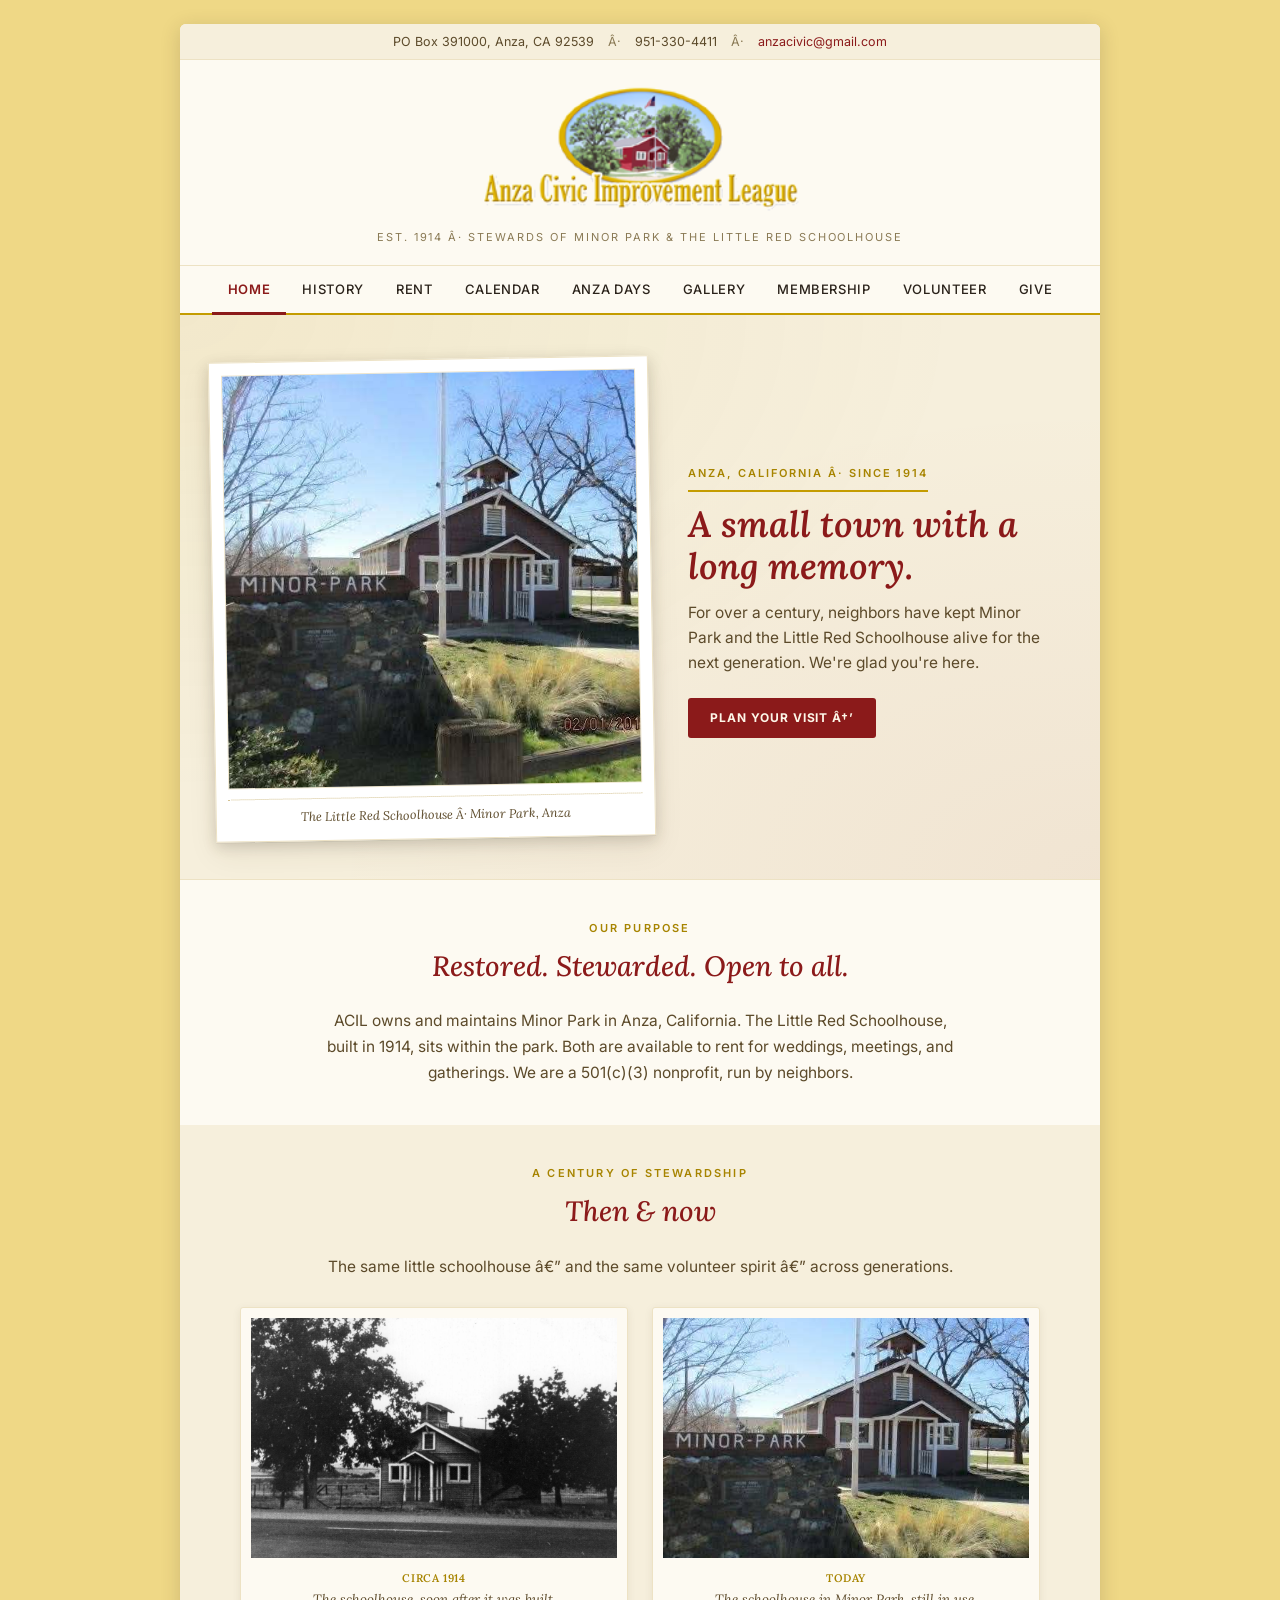
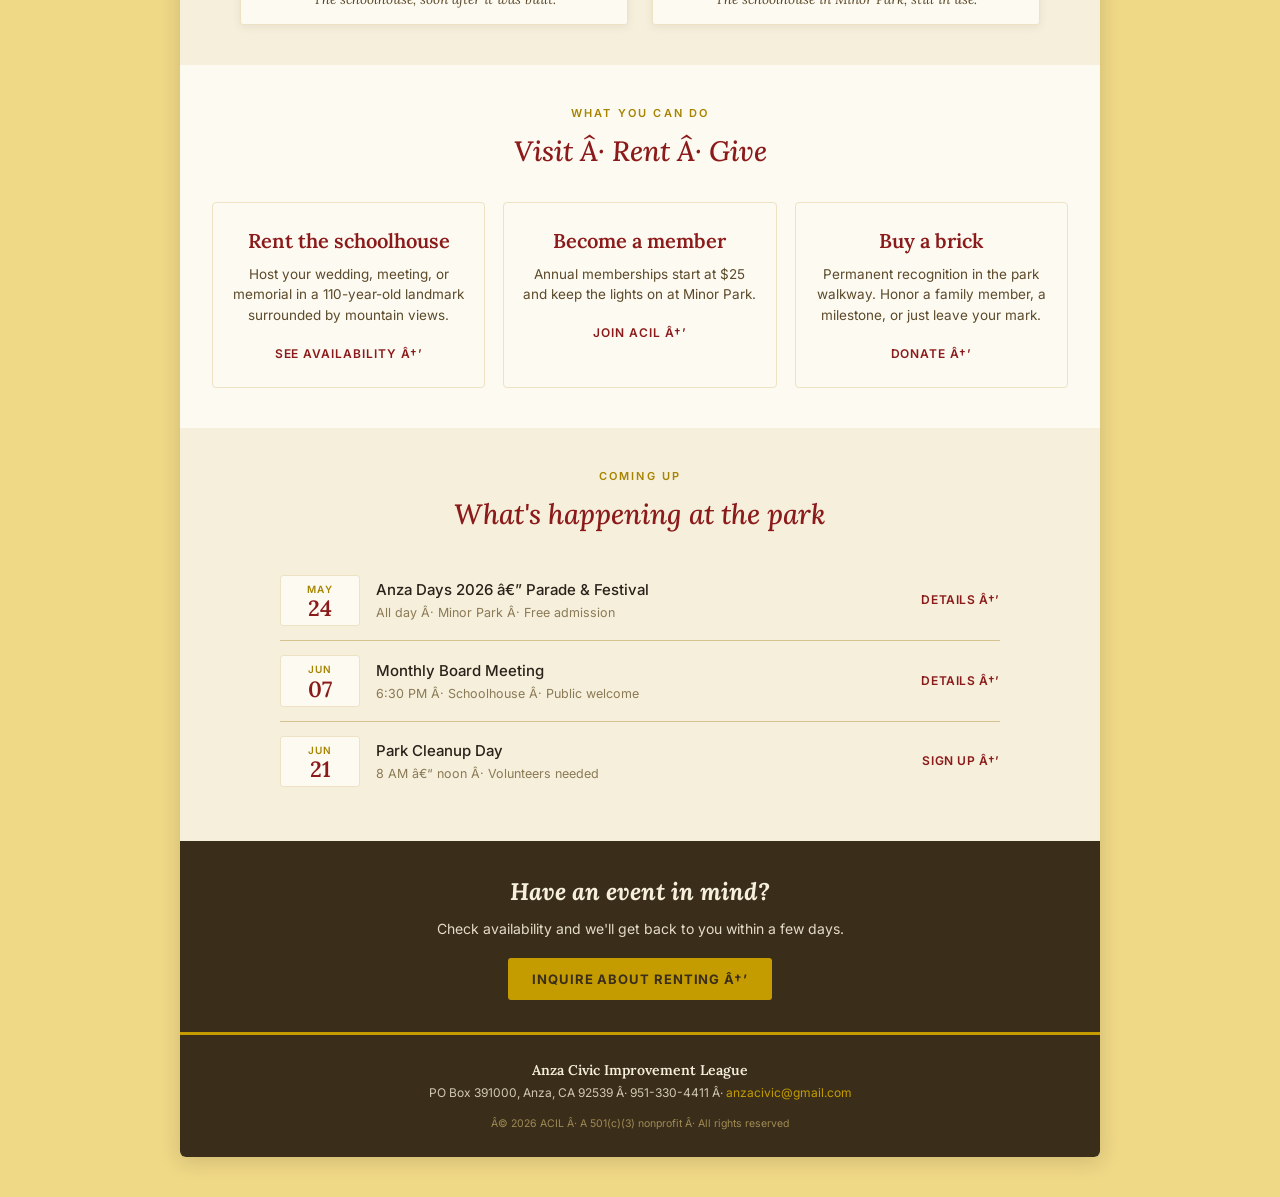
<file: docs/superpowers/mockups/homepage-v5.html>
﻿<!DOCTYPE html>
<html lang="en">
<head>
<meta charset="UTF-8">
<meta name="viewport" content="width=device-width, initial-scale=1">
<title>Homepage proof v4 â€” anzacivic.org</title>
<link href="https://fonts.googleapis.com/css2?family=Lora:ital,wght@0,400;0,500;0,600;0,700;1,400;1,500&family=Inter:wght@400;500;600;700&display=swap" rel="stylesheet">
<style>
  :root {
    --bg-page: #efd886;
    --bg-card: #fdfaf2;
    --bg-card-deep: #f6efdc;
    --ink: #2a221a;
    --ink-soft: #5c4a2a;
    --ink-mute: #8a7a55;
    --rule: #ede2c4;
    --rule-deep: #d4c290;
    --red: #8b1a1a;
    --red-deep: #6e1313;
    --gold: #c49c00;
    --gold-deep: #a78400;
    --cream-dark: #3a2e1a;
  }
  *, *::before, *::after { box-sizing: border-box; }
  html, body { margin: 0; padding: 0; }
  body {
    background: var(--bg-page);
    color: var(--ink);
    font-family: 'Inter', -apple-system, BlinkMacSystemFont, 'Segoe UI', sans-serif;
    font-size: 16px;
    line-height: 1.55;
    padding: 24px 16px 40px;
  }
  .page {
    max-width: 920px;
    margin: 0 auto;
    background: var(--bg-card);
    box-shadow: 0 4px 20px rgba(58, 46, 26, 0.18);
    border-radius: 6px;
    overflow: hidden;
  }
  .topbar {
    background: var(--bg-card-deep);
    color: var(--ink-soft);
    font-size: 12.5px;
    padding: 8px 24px;
    text-align: center;
    border-bottom: 1px solid var(--rule);
  }
  .topbar a { color: var(--red); text-decoration: none; }
  .topbar a:hover { text-decoration: underline; }
  .topbar .sep { color: var(--ink-mute); margin: 0 10px; }

  header.masthead {
    padding: 24px 24px 18px;
    text-align: center;
    border-bottom: 1px solid var(--rule);
  }
  .logo {
    display: inline-block;
    width: 340px;
    max-width: 100%;
    height: auto;
  }
  .tagline {
    font-size: 11px;
    letter-spacing: 0.18em;
    color: var(--ink-mute);
    text-transform: uppercase;
    margin-top: 10px;
  }

  nav.primary {
    background: var(--bg-card);
    border-bottom: 2px solid var(--gold);
    display: flex;
    flex-wrap: wrap;
    justify-content: center;
  }
  nav.primary a {
    color: var(--ink);
    text-decoration: none;
    padding: 13px 16px;
    font-size: 13px;
    font-weight: 500;
    letter-spacing: 0.05em;
    text-transform: uppercase;
    border-bottom: 3px solid transparent;
    margin-bottom: -2px;
    transition: color 0.15s, border-color 0.15s;
  }
  nav.primary a.active {
    color: var(--red);
    border-bottom-color: var(--red);
    font-weight: 600;
  }
  nav.primary a:hover { color: var(--red); }

  .hero {
    background: var(--bg-card-deep);
    padding: 44px 32px 40px;
    display: grid;
    grid-template-columns: 440px 1fr;
    gap: 36px;
    align-items: center;
    border-bottom: 1px solid var(--rule);
    position: relative;
  }
  .hero::before {
    content: '';
    position: absolute;
    inset: 0;
    background:
      radial-gradient(ellipse at top left, rgba(196,156,0,0.08), transparent 60%),
      radial-gradient(ellipse at bottom right, rgba(139,26,26,0.05), transparent 60%);
    pointer-events: none;
  }
  .postcard {
    background: #fff;
    padding: 12px 12px 14px;
    box-shadow:
      0 1px 0 rgba(0,0,0,0.05),
      0 4px 14px rgba(58,46,26,0.18),
      0 12px 30px rgba(58,46,26,0.08);
    border: 1px solid var(--rule);
    transform: rotate(-1deg);
    position: relative;
    z-index: 1;
  }
  .postcard img {
    display: block;
    width: 100%;
    max-width: 416px;
    height: auto;
    border: 1px solid #eee5cc;
  }
  .postcard .caption {
    font-family: 'Lora', Georgia, serif;
    font-style: italic;
    font-size: 12.5px;
    color: var(--ink-soft);
    text-align: center;
    margin-top: 10px;
    padding-top: 8px;
    border-top: 1px dotted var(--rule-deep);
  }
  .hero-text {
    position: relative;
    z-index: 1;
  }
  .hero-label {
    display: inline-block;
    font-size: 11px;
    letter-spacing: 0.18em;
    text-transform: uppercase;
    color: var(--gold-deep);
    font-weight: 600;
    margin-bottom: 12px;
    padding-bottom: 8px;
    border-bottom: 2px solid var(--gold);
  }
  .hero-text h1 {
    font-family: 'Lora', Georgia, serif;
    font-size: 36px;
    font-weight: 600;
    line-height: 1.15;
    margin: 0 0 14px;
    font-style: italic;
    color: var(--red);
  }
  .hero-text p {
    font-size: 15.5px;
    line-height: 1.6;
    color: var(--ink-soft);
    margin: 0 0 22px;
    max-width: 360px;
  }
  .hero-cta {
    display: inline-block;
    background: var(--red);
    color: #fdf6e8;
    padding: 11px 22px;
    font-size: 12px;
    font-weight: 700;
    letter-spacing: 0.08em;
    text-transform: uppercase;
    text-decoration: none;
    border-radius: 3px;
    transition: background 0.15s;
  }
  .hero-cta:hover { background: var(--red-deep); }

  main { padding: 0; }

  .section { padding: 40px 32px; }
  .section + .section { border-top: 1px solid var(--rule); }

  .section-eyebrow {
    display: block;
    text-align: center;
    font-size: 11px;
    letter-spacing: 0.2em;
    text-transform: uppercase;
    color: var(--gold-deep);
    font-weight: 600;
    margin-bottom: 8px;
  }
  .section-title {
    font-family: 'Lora', Georgia, serif;
    font-size: 28px;
    font-weight: 500;
    font-style: italic;
    color: var(--red);
    text-align: center;
    margin: 0 0 20px;
  }
  .section-body {
    max-width: 640px;
    margin: 0 auto;
    text-align: center;
    font-size: 15.5px;
    line-height: 1.65;
    color: var(--ink-soft);
  }

  .then-now { background: var(--bg-card-deep); padding: 40px 32px; }
  .then-now-grid {
    display: grid;
    grid-template-columns: 1fr 1fr;
    gap: 24px;
    margin-top: 28px;
    max-width: 800px;
    margin-left: auto;
    margin-right: auto;
  }
  .frame {
    background: var(--bg-card);
    border: 1px solid var(--rule);
    padding: 10px;
    border-radius: 3px;
    box-shadow: 0 2px 8px rgba(58, 46, 26, 0.08);
  }
  .frame img {
    width: 100%;
    height: 240px;
    object-fit: cover;
    object-position: center;
    display: block;
  }
  .frame .caption {
    font-family: 'Lora', Georgia, serif;
    font-style: italic;
    font-size: 13.5px;
    color: var(--ink-soft);
    text-align: center;
    margin-top: 8px;
    padding: 4px 0;
  }
  .frame .caption .year { color: var(--gold-deep); font-weight: 600; font-style: normal; letter-spacing: 0.06em; font-size: 11px; text-transform: uppercase; display: block; margin-bottom: 2px;}

  .three-up {
    display: grid;
    grid-template-columns: repeat(3, 1fr);
    gap: 18px;
    margin-top: 28px;
  }
  .feature {
    background: var(--bg-card);
    border: 1px solid var(--rule);
    border-radius: 4px;
    padding: 22px 18px;
    text-align: center;
    transition: border-color 0.15s, transform 0.15s, box-shadow 0.15s;
  }
  .feature:hover {
    border-color: var(--gold);
    transform: translateY(-2px);
    box-shadow: 0 4px 12px rgba(196, 156, 0, 0.15);
  }
  .feature h3 {
    font-family: 'Lora', Georgia, serif;
    font-size: 20px;
    color: var(--red);
    margin: 0 0 8px;
    font-weight: 600;
  }
  .feature p {
    font-size: 13.5px;
    color: var(--ink-soft);
    line-height: 1.55;
    margin: 0 0 14px;
  }
  .feature a {
    font-size: 12px;
    letter-spacing: 0.08em;
    text-transform: uppercase;
    color: var(--red);
    text-decoration: none;
    font-weight: 600;
  }
  .feature a:hover { color: var(--red-deep); text-decoration: underline; }

  .events { background: var(--bg-card-deep); padding: 40px 32px; }
  .events-list { max-width: 720px; margin: 24px auto 0; }
  .event {
    display: grid;
    grid-template-columns: 80px 1fr auto;
    gap: 16px;
    padding: 14px 0;
    border-bottom: 1px solid var(--rule-deep);
    align-items: center;
  }
  .event:last-child { border-bottom: none; }
  .event-date {
    text-align: center;
    background: var(--bg-card);
    border: 1px solid var(--rule);
    border-radius: 3px;
    padding: 6px 0;
  }
  .event-date .mon { font-size: 10px; letter-spacing: 0.12em; color: var(--gold-deep); text-transform: uppercase; font-weight: 600; }
  .event-date .day { font-family: 'Lora', Georgia, serif; font-size: 22px; font-weight: 600; color: var(--red); line-height: 1; }
  .event-title { font-size: 15px; font-weight: 500; color: var(--ink); }
  .event-meta { font-size: 12.5px; color: var(--ink-mute); margin-top: 2px; }
  .event a { font-size: 12px; color: var(--red); text-decoration: none; font-weight: 600; letter-spacing: 0.05em; text-transform: uppercase; }

  .cta-row {
    background: var(--cream-dark);
    color: #f6efdc;
    padding: 32px;
    text-align: center;
  }
  .cta-row h2 {
    font-family: 'Lora', Georgia, serif;
    font-style: italic;
    font-size: 24px;
    margin: 0 0 8px;
    color: #f6efdc;
  }
  .cta-row p { margin: 0 0 18px; font-size: 14px; opacity: 0.9; }
  .btn {
    display: inline-block;
    background: var(--gold);
    color: var(--cream-dark);
    padding: 11px 24px;
    font-size: 13px;
    font-weight: 700;
    letter-spacing: 0.07em;
    text-transform: uppercase;
    text-decoration: none;
    border-radius: 3px;
    transition: background 0.15s;
  }
  .btn:hover { background: #e0b400; }

  footer {
    background: var(--cream-dark);
    color: #d0c8b0;
    padding: 24px 32px;
    text-align: center;
    font-size: 12px;
    line-height: 1.7;
    border-top: 3px solid var(--gold);
  }
  footer .org { color: #f6efdc; font-weight: 600; font-family: 'Lora', serif; font-size: 14px; }
  footer a { color: var(--gold); text-decoration: none; }
  footer a:hover { color: #e0b400; text-decoration: underline; }
  footer .fine { margin-top: 12px; font-size: 10.5px; color: #a08a55; }

  @media (max-width: 720px) {
    body { padding: 8px; }
    .topbar { font-size: 11.5px; padding: 8px 16px; }
    .topbar .sep { display: block; height: 0; visibility: hidden; }
    header.masthead { padding: 20px 16px 14px; }
    .logo { width: 260px; }
    nav.primary a { padding: 10px 11px; font-size: 11.5px; }
    .hero {
      grid-template-columns: 1fr;
      padding: 32px 20px;
      gap: 24px;
    }
    .postcard { transform: rotate(0); margin: 0 auto; max-width: 360px; }
    .hero-text { text-align: center; }
    .hero-text h1 { font-size: 26px; }
    .hero-text p { margin-left: auto; margin-right: auto; }
    .section, .then-now, .events { padding: 28px 20px; }
    .three-up { grid-template-columns: 1fr; }
    .then-now-grid { grid-template-columns: 1fr; }
    .frame img { height: 220px; }
    .event { grid-template-columns: 64px 1fr; row-gap: 4px; }
    .event a { grid-column: 2; justify-self: start; }
  }
</style>
</head>
<body>

<div class="page">

  <div class="topbar">
    PO Box 391000, Anza, CA 92539 <span class="sep">Â·</span>
    951-330-4411 <span class="sep">Â·</span>
    <a href="mailto:anzacivic@gmail.com">anzacivic@gmail.com</a>
  </div>

  <header class="masthead">
    <img class="logo" src="ACIL-Logo.png" alt="Anza Civic Improvement League">
    <div class="tagline">Est. 1914 Â· Stewards of Minor Park &amp; the Little Red Schoolhouse</div>
  </header>

  <nav class="primary">
    <a class="active" href="#">Home</a>
    <a href="#">History</a>
    <a href="#">Rent</a>
    <a href="#">Calendar</a>
    <a href="#">Anza Days</a>
    <a href="#">Gallery</a>
    <a href="#">Membership</a>
    <a href="#">Volunteer</a>
    <a href="#">Give</a>
  </nav>

  <div class="hero">
    <div class="postcard">
      <img src="school-current.jpg" alt="The Little Red Schoolhouse at Minor Park">
      <div class="caption">The Little Red Schoolhouse Â· Minor Park, Anza</div>
    </div>
    <div class="hero-text">
      <span class="hero-label">Anza, California Â· Since 1914</span>
      <h1>A small town with a long memory.</h1>
      <p>For over a century, neighbors have kept Minor Park and the Little Red Schoolhouse alive for the next generation. We're glad you're here.</p>
      <a class="hero-cta" href="#">Plan your visit â†’</a>
    </div>
  </div>

  <main>

    <section class="section">
      <span class="section-eyebrow">Our Purpose</span>
      <h2 class="section-title">Restored. Stewarded. Open to all.</h2>
      <div class="section-body">
        ACIL owns and maintains Minor Park in Anza, California. The Little Red Schoolhouse, built in 1914, sits within the park. Both are available to rent for weddings, meetings, and gatherings. We are a 501(c)(3) nonprofit, run by neighbors.
      </div>
    </section>

    <section class="then-now">
      <span class="section-eyebrow">A Century of Stewardship</span>
      <h2 class="section-title">Then &amp; now</h2>
      <div class="section-body">The same little schoolhouse â€” and the same volunteer spirit â€” across generations.</div>
      <div class="then-now-grid">
        <div class="frame">
          <img src="school-old.jpg" alt="Little Red Schoolhouse, historical">
          <div class="caption"><span class="year">circa 1914</span>The schoolhouse, soon after it was built.</div>
        </div>
        <div class="frame">
          <img src="school-current.jpg" alt="Little Red Schoolhouse, present day">
          <div class="caption"><span class="year">today</span>The schoolhouse in Minor Park, still in use.</div>
        </div>
      </div>
    </section>

    <section class="section">
      <span class="section-eyebrow">What you can do</span>
      <h2 class="section-title">Visit Â· Rent Â· Give</h2>
      <div class="three-up">
        <div class="feature">
          <h3>Rent the schoolhouse</h3>
          <p>Host your wedding, meeting, or memorial in a 110-year-old landmark surrounded by mountain views.</p>
          <a href="#">See availability â†’</a>
        </div>
        <div class="feature">
          <h3>Become a member</h3>
          <p>Annual memberships start at $25 and keep the lights on at Minor Park.</p>
          <a href="#">Join ACIL â†’</a>
        </div>
        <div class="feature">
          <h3>Buy a brick</h3>
          <p>Permanent recognition in the park walkway. Honor a family member, a milestone, or just leave your mark.</p>
          <a href="#">Donate â†’</a>
        </div>
      </div>
    </section>

    <section class="events">
      <span class="section-eyebrow">Coming up</span>
      <h2 class="section-title">What's happening at the park</h2>
      <div class="events-list">
        <div class="event">
          <div class="event-date"><div class="mon">May</div><div class="day">24</div></div>
          <div>
            <div class="event-title">Anza Days 2026 â€” Parade &amp; Festival</div>
            <div class="event-meta">All day Â· Minor Park Â· Free admission</div>
          </div>
          <a href="#">Details â†’</a>
        </div>
        <div class="event">
          <div class="event-date"><div class="mon">Jun</div><div class="day">07</div></div>
          <div>
            <div class="event-title">Monthly Board Meeting</div>
            <div class="event-meta">6:30 PM Â· Schoolhouse Â· Public welcome</div>
          </div>
          <a href="#">Details â†’</a>
        </div>
        <div class="event">
          <div class="event-date"><div class="mon">Jun</div><div class="day">21</div></div>
          <div>
            <div class="event-title">Park Cleanup Day</div>
            <div class="event-meta">8 AM â€“ noon Â· Volunteers needed</div>
          </div>
          <a href="#">Sign up â†’</a>
        </div>
      </div>
    </section>

    <section class="cta-row">
      <h2>Have an event in mind?</h2>
      <p>Check availability and we'll get back to you within a few days.</p>
      <a class="btn" href="#">Inquire about renting â†’</a>
    </section>

  </main>

  <footer>
    <div class="org">Anza Civic Improvement League</div>
    <div>PO Box 391000, Anza, CA 92539 Â· 951-330-4411 Â· <a href="mailto:anzacivic@gmail.com">anzacivic@gmail.com</a></div>
    <div class="fine">Â© 2026 ACIL Â· A 501(c)(3) nonprofit Â· All rights reserved</div>
  </footer>

</div>

</body>
</html>
</file>
